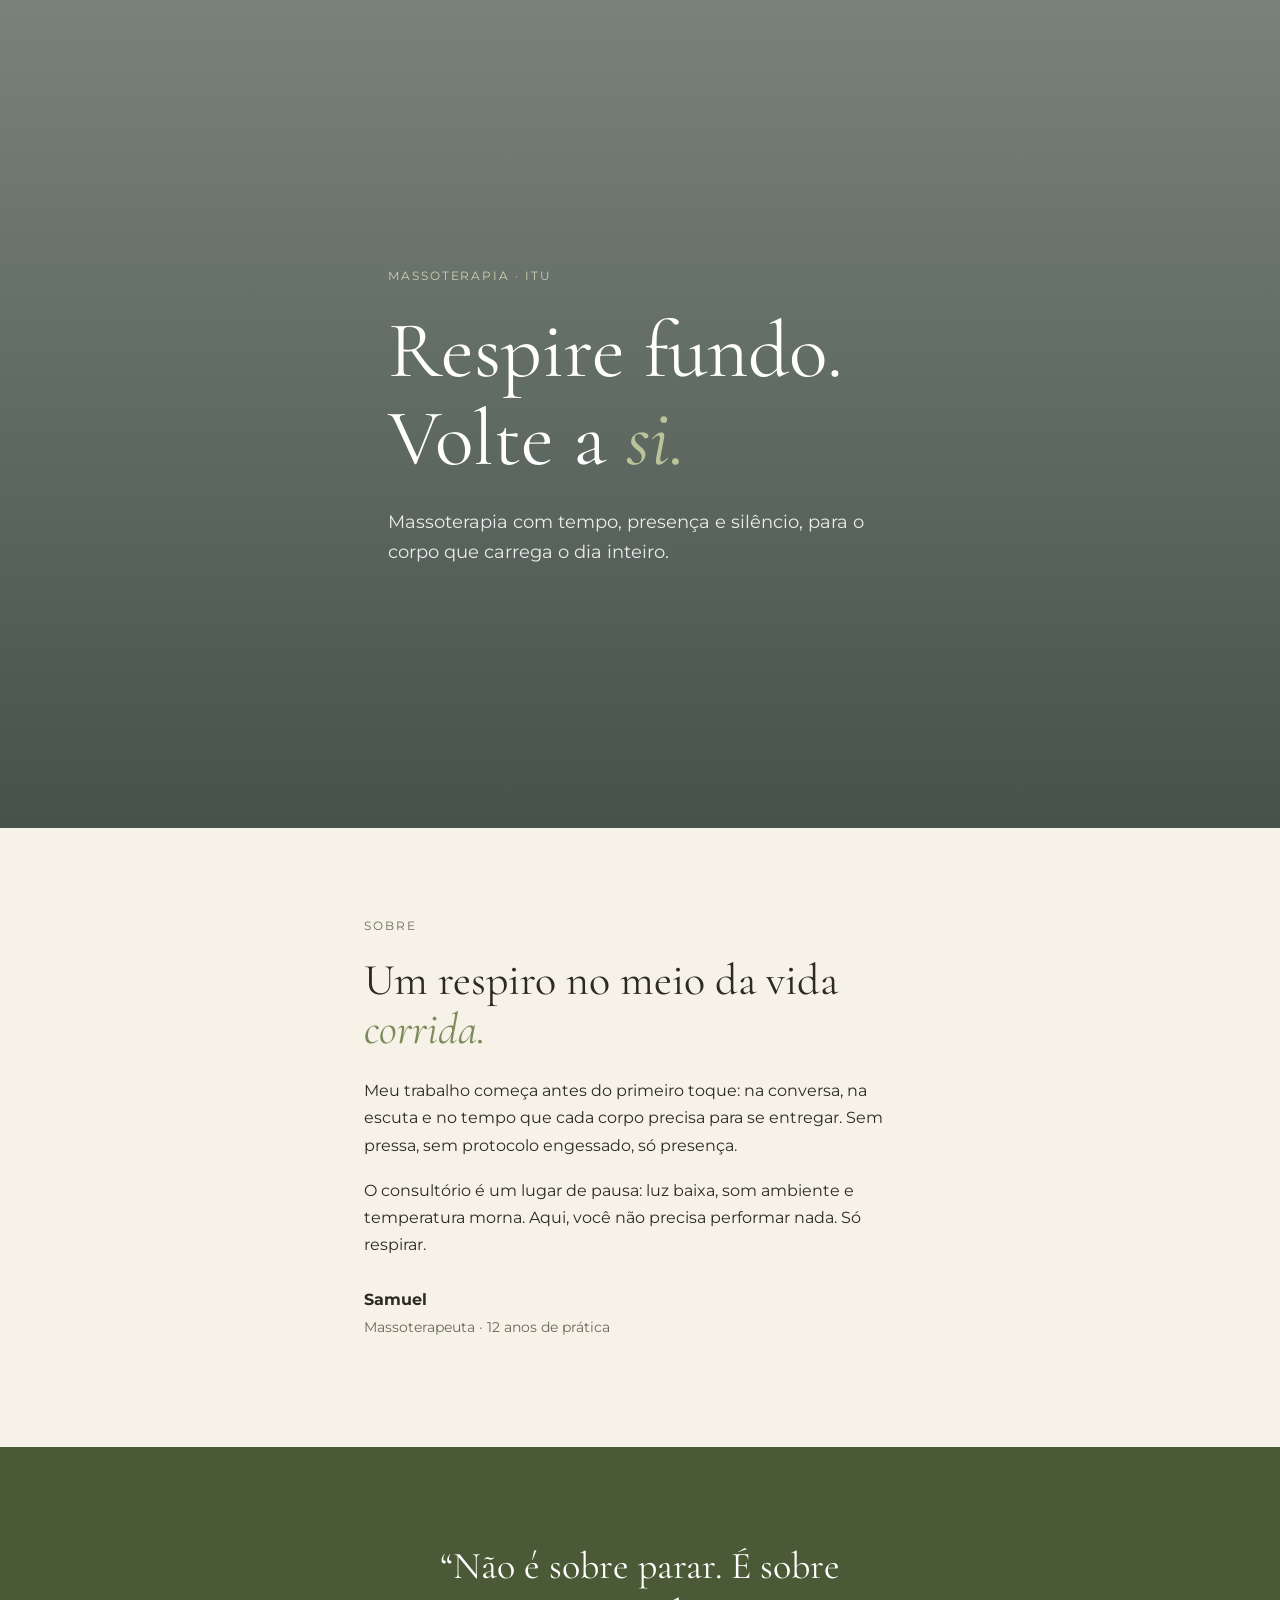
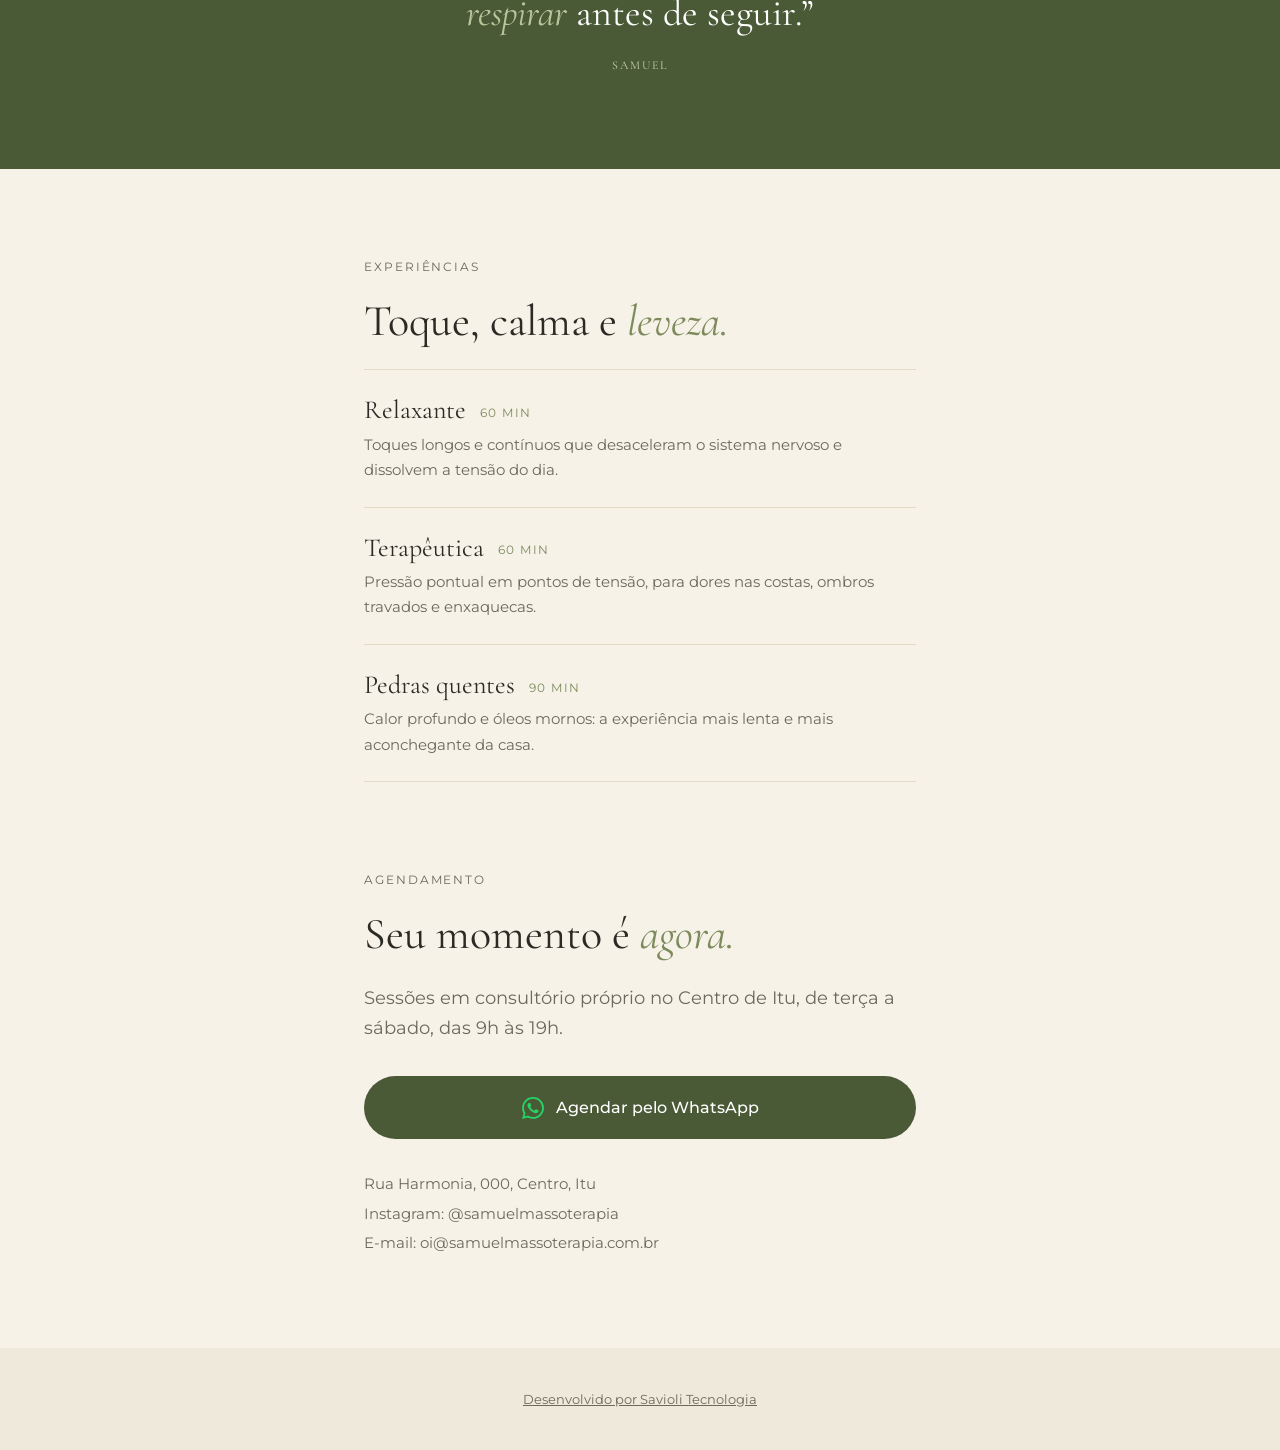
<file: index2.html>
<!DOCTYPE html>
<html lang="pt-BR">
<head>
  <meta charset="UTF-8">
  <meta name="viewport" content="width=device-width, initial-scale=1">
  <meta name="description" content="Samuel Massoterapia — massoterapia com tempo e presença, em Itu. Relaxante, terapêutica e pedras quentes.">
  <title>Samuel Massoterapia — Respire fundo. Volte a si.</title>
  <link rel="preconnect" href="https://fonts.googleapis.com">
  <link rel="preconnect" href="https://fonts.gstatic.com" crossorigin>
  <link href="https://fonts.googleapis.com/css2?family=Cormorant+Garamond:ital,wght@0,400;0,500;1,400&family=Montserrat:wght@400;500&display=swap" rel="stylesheet">
  <style>
    :root {
      --green: #4A5A36;
      --green-dark: #2E3A22;
      --mint: #C9D3B0;
      --terra: #7D8B5C;
      --terra-soft: #B9C49A;
      --bg: #F6F2E8;
      --sand: #EFE9DB;
      --ink: #2B2A24;
      --muted: #6A6A5C;
      --line: #E2DBC8;
      --wa: #25D366;
    }
    * { box-sizing: border-box; }
    html { scroll-behavior: smooth; }
    body {
      margin: 0;
      background: var(--bg);
      color: var(--ink);
      font-family: "Montserrat", system-ui, sans-serif;
      font-size: 16px;
      line-height: 1.7;
    }
    h1, h2 {
      font-family: "Cormorant Garamond", Georgia, serif;
      font-weight: 400;
      line-height: 1.1;
      margin: 0 0 24px;
    }
    h1 { font-size: clamp(46px, 8vw, 80px); }
    h2 { font-size: clamp(34px, 5vw, 44px); }
    h1 em, h2 em { font-style: italic; color: var(--terra); }
    p { margin: 0 0 18px; }
    a { color: var(--green); }
    .wrap { max-width: 600px; margin: 0 auto; padding: 0 24px; }
    section { padding: 88px 0; }
    .eyebrow {
      font-size: 12px; letter-spacing: .16em; text-transform: uppercase;
      color: var(--muted); margin-bottom: 20px;
    }
    .lead { font-size: 18px; color: var(--muted); }

    /* Banner do topo com imagem de fundo */
    .hero {
      position: relative;
      min-height: 92vh;
      display: flex;
      align-items: center;
      padding: 120px 0 96px;
      background-image: url("https://images.unsplash.com/photo-1544161515-4ab6ce6db874?auto=format&fit=crop&w=1800&q=85");
      background-size: cover;
      background-position: center;
      color: #fff;
    }
    .hero::before {
      content: "";
      position: absolute;
      inset: 0;
      background: linear-gradient(180deg, rgba(19, 38, 32, .55) 0%, rgba(19, 38, 32, .78) 100%);
    }
    .hero .wrap { position: relative; }
    .hero .eyebrow { color: var(--mint); }
    .hero h1 { color: #fff; }
    .hero h1 em { color: var(--terra-soft); }
    .hero .lead { color: rgba(255, 255, 255, .88); max-width: 42ch; }

    /* Sobre */
    .sobre-foto {
      width: 100%; aspect-ratio: 3/2; object-fit: cover;
      border-radius: 24px; margin-bottom: 40px;
    }
    .assinatura { margin-top: 28px; color: var(--ink); }
    .assinatura span { color: var(--muted); font-size: 14px; }

    /* Bloco de pausa em verde */
    .pausa {
      background: var(--green); color: #fff; text-align: center; padding: 96px 0;
    }
    .pausa blockquote {
      margin: 0 auto; max-width: 480px;
      font-family: "Cormorant Garamond", Georgia, serif;
      font-size: clamp(28px, 4.5vw, 38px); line-height: 1.25;
    }
    .pausa em { color: var(--terra-soft); }
    .pausa cite {
      display: block; margin-top: 20px; font-style: normal;
      font-size: 12px; letter-spacing: .16em; text-transform: uppercase; color: var(--mint);
    }

    /* Experiências */
    .exp-item { padding: 24px 0; border-top: 1px solid var(--line); }
    .exp-item:last-child { border-bottom: 1px solid var(--line); }
    .exp-title {
      font-family: "Cormorant Garamond", serif; font-size: 26px; line-height: 1.2; margin-bottom: 6px;
    }
    .exp-meta {
      font-family: "Montserrat", sans-serif; font-size: 12px; letter-spacing: .12em;
      text-transform: uppercase; color: var(--terra); margin-left: 8px; vertical-align: middle;
    }
    .exp-item p { font-size: 15px; color: var(--muted); margin: 0; }

    /* Contato */
    .wa {
      display: flex; align-items: center; justify-content: center; gap: 12px;
      background: var(--green); color: #fff; padding: 18px 28px;
      border-radius: 999px; font-size: 16px; font-weight: 500;
      text-decoration: none; margin-top: 32px;
    }
    .wa:hover { background: var(--green-dark); }
    .wa-icon { width: 22px; height: 22px; fill: var(--wa); flex: none; }
    .info { margin-top: 32px; font-size: 15px; color: var(--muted); }
    .info p { margin-bottom: 4px; }

    footer { padding: 40px 0; text-align: center; font-size: 13px; color: var(--muted); background: var(--sand); }
    footer a { color: var(--muted); }

    @media (max-width: 560px) {
      .hero { min-height: 84vh; padding: 96px 0 72px; }
    }
  </style>
</head>
<body>

  <main>

    <!-- BANNER: troque a URL do background-image pela foto real do Samuel -->
    <section class="hero" id="inicio">
      <div class="wrap">
        <p class="eyebrow">Massoterapia · Itu</p>
        <h1>Respire fundo.<br>Volte a <em>si.</em></h1>
        <p class="lead">Massoterapia com tempo, presença e silêncio, para o corpo que carrega o dia inteiro.</p>
      </div>
    </section>

    <section id="sobre">
      <div class="wrap">
        <p class="eyebrow">Sobre</p>
        <h2>Um respiro no meio da vida <em>corrida.</em></h2>
        <p>Meu trabalho começa antes do primeiro toque: na conversa, na escuta e no tempo que cada corpo precisa para se entregar. Sem pressa, sem protocolo engessado, só presença.</p>
        <p>O consultório é um lugar de pausa: luz baixa, som ambiente e temperatura morna. Aqui, você não precisa performar nada. Só respirar.</p>
        <p class="assinatura"><strong>Samuel</strong><br><span>Massoterapeuta · 12 anos de prática</span></p>
      </div>
    </section>

    <section class="pausa">
      <div class="wrap">
        <blockquote>“Não é sobre parar. É sobre <em>respirar</em> antes de seguir.”<cite>Samuel</cite></blockquote>
      </div>
    </section>

    <section id="experiencias" style="padding-top: 88px;">
      <div class="wrap">
        <p class="eyebrow">Experiências</p>
        <h2>Toque, calma e <em>leveza.</em></h2>
        <div class="exp-item">
          <div class="exp-title">Relaxante <span class="exp-meta">60 min</span></div>
          <p>Toques longos e contínuos que desaceleram o sistema nervoso e dissolvem a tensão do dia.</p>
        </div>
        <div class="exp-item">
          <div class="exp-title">Terapêutica <span class="exp-meta">60 min</span></div>
          <p>Pressão pontual em pontos de tensão, para dores nas costas, ombros travados e enxaquecas.</p>
        </div>
        <div class="exp-item">
          <div class="exp-title">Pedras quentes <span class="exp-meta">90 min</span></div>
          <p>Calor profundo e óleos mornos: a experiência mais lenta e mais aconchegante da casa.</p>
        </div>
      </div>
    </section>

    <section id="contato" style="padding-top: 0;">
      <div class="wrap">
        <p class="eyebrow">Agendamento</p>
        <h2>Seu momento é <em>agora.</em></h2>
        <p class="lead">Sessões em consultório próprio no Centro de Itu, de terça a sábado, das 9h às 19h.</p>
        <a id="whatsapp" class="wa" href="#" aria-label="Agendar sessão pelo WhatsApp com Samuel">
          <svg class="wa-icon" viewBox="0 0 24 24" aria-hidden="true">
            <path d="M17.472 14.382c-.297-.149-1.758-.867-2.03-.967-.273-.099-.471-.148-.67.15-.197.297-.767.966-.94 1.164-.173.199-.347.223-.644.075-.297-.15-1.255-.463-2.39-1.475-.883-.788-1.48-1.761-1.653-2.059-.173-.297-.018-.458.13-.606.134-.133.298-.347.446-.52.149-.174.198-.298.298-.497.099-.198.05-.371-.025-.52-.075-.149-.669-1.612-.916-2.207-.242-.579-.487-.5-.669-.51-.173-.008-.371-.01-.57-.01-.198 0-.52.074-.792.372-.272.297-1.04 1.016-1.04 2.479 0 1.462 1.065 2.875 1.213 3.074.149.198 2.096 3.2 5.077 4.487.709.306 1.262.489 1.694.625.712.227 1.36.195 1.871.118.571-.085 1.758-.719 2.006-1.413.248-.694.248-1.289.173-1.413-.074-.124-.272-.198-.57-.347m-5.421 7.403h-.004a9.87 9.87 0 01-5.031-1.378l-.361-.214-3.741.982.998-3.648-.235-.374a9.86 9.86 0 01-1.51-5.26c.001-5.45 4.436-9.884 9.888-9.884 2.64 0 5.122 1.03 6.988 2.898a9.825 9.825 0 012.893 6.994c-.003 5.45-4.437 9.884-9.885 9.884m8.413-18.297A11.815 11.815 0 0012.05 0C5.495 0 .16 5.335.157 11.892c0 2.096.547 4.142 1.588 5.945L.057 24l6.305-1.654a11.882 11.882 0 005.683 1.448h.005c6.554 0 11.89-5.335 11.893-11.893a11.821 11.821 0 00-3.48-8.413Z"/>
          </svg>
          Agendar pelo WhatsApp
        </a>
        <div class="info">
          <p>Rua Harmonia, 000, Centro, Itu</p>
          <p>Instagram: @samuelmassoterapia</p>
          <p>E-mail: oi@samuelmassoterapia.com.br</p>
        </div>
      </div>
    </section>

  </main>

  <footer>
    <a href="https://www.instagram.com/savioli.tecnologia/" target="_blank" rel="noopener">Desenvolvido por Savioli Tecnologia</a>
  </footer>

  <script>
    // Troque 5511999999999 pelo número real: 55 + DDD + número
    const WHATSAPP_NUMBER = "5511999999999";
    const MSG = "Oi, Samuel! Vim pelo site e quero agendar uma sessão de massoterapia.";
    const wa = document.getElementById("whatsapp");
    wa.href = `https://wa.me/${WHATSAPP_NUMBER}?text=${encodeURIComponent(MSG)}`;
    wa.target = "_blank";
    wa.rel = "noopener noreferrer";
  </script>
</body>
</html>
</file>
